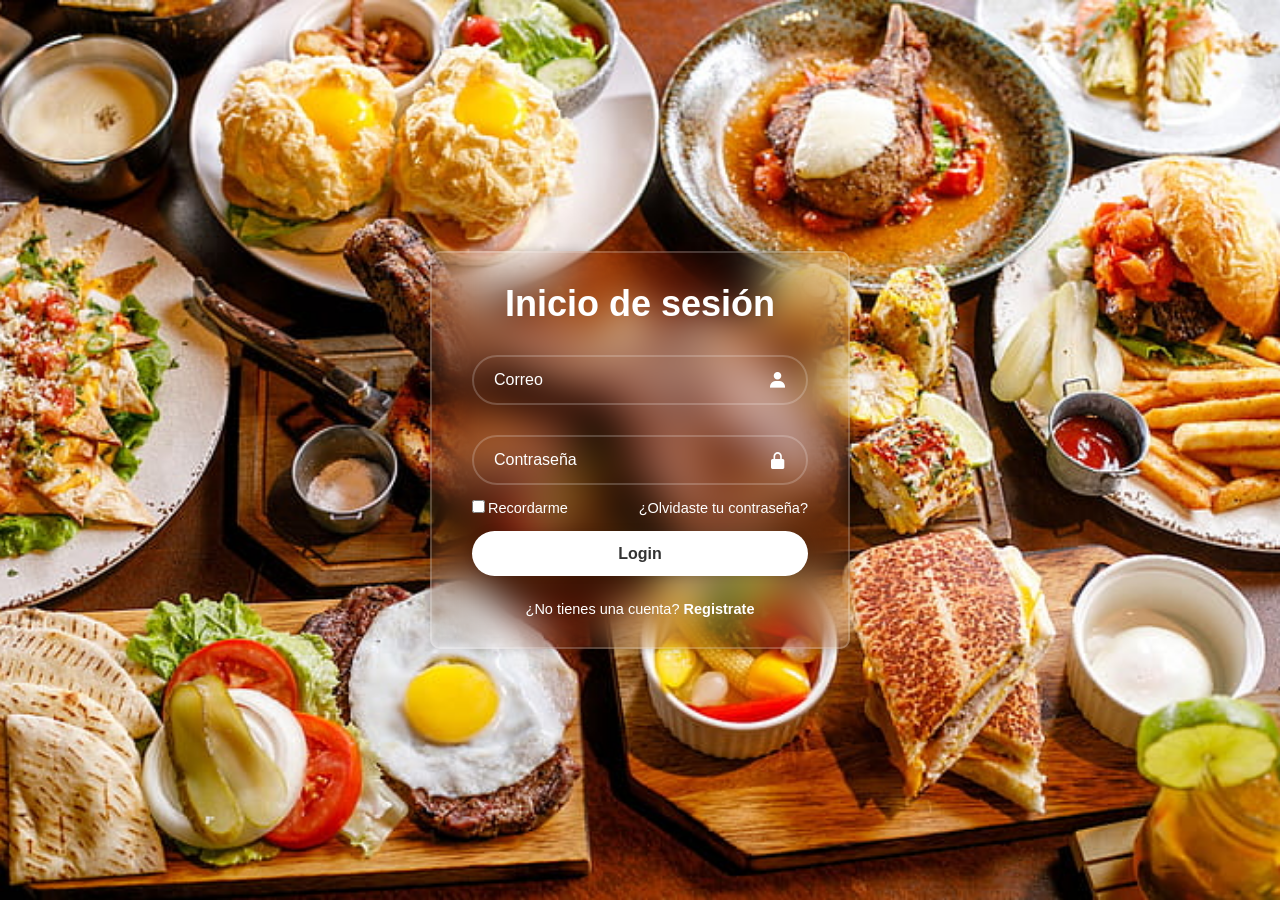
<file: index.html>
<!DOCTYPE html>
<html lang="en">

<head>
    <meta charset="UTF-8">
    <meta name="viewport" content="width=device-width, initial-scale=1.0">
    <title>Login</title>
    <link rel="stylesheet" href=" assets/css/style.css">
    <link href='https://unpkg.com/boxicons@2.1.4/css/boxicons.min.css' rel='stylesheet'>
</head>

<body>
    <div id="envoltura">
        <div class="envoltura">
            <form action="">
                <h1>Inicio de sesión</h1>
                <div class="input-box">
                    <input type="email" placeholder="Correo" id="correo"  required>
                    <i class='bx bxs-user'></i>
                </div>

                <div class="input-box">
                    <input type="password" placeholder="Contraseña" id="Contraseña"  required>
                    <i class='bx bxs-lock-alt'></i>
                </div>

                <div class="recordarme">
                    <label><input type="checkbox">Recordarme</label>
                    <a href="#">¿Olvidaste tu contraseña?</a>
                </div>

                <button  class="btn" type="button" onclick="ValidarFormulario()">Login </button>

                <div class="link-registro">
                    <p>¿No tienes una cuenta?
                        <a href="#">Registrate</a>
                    </p>
                </div>
                <div id="message"></div>
            </form>
        </div>
    </div>
<script src="assets/js/login.js"></script>
</body>

</html>
</file>
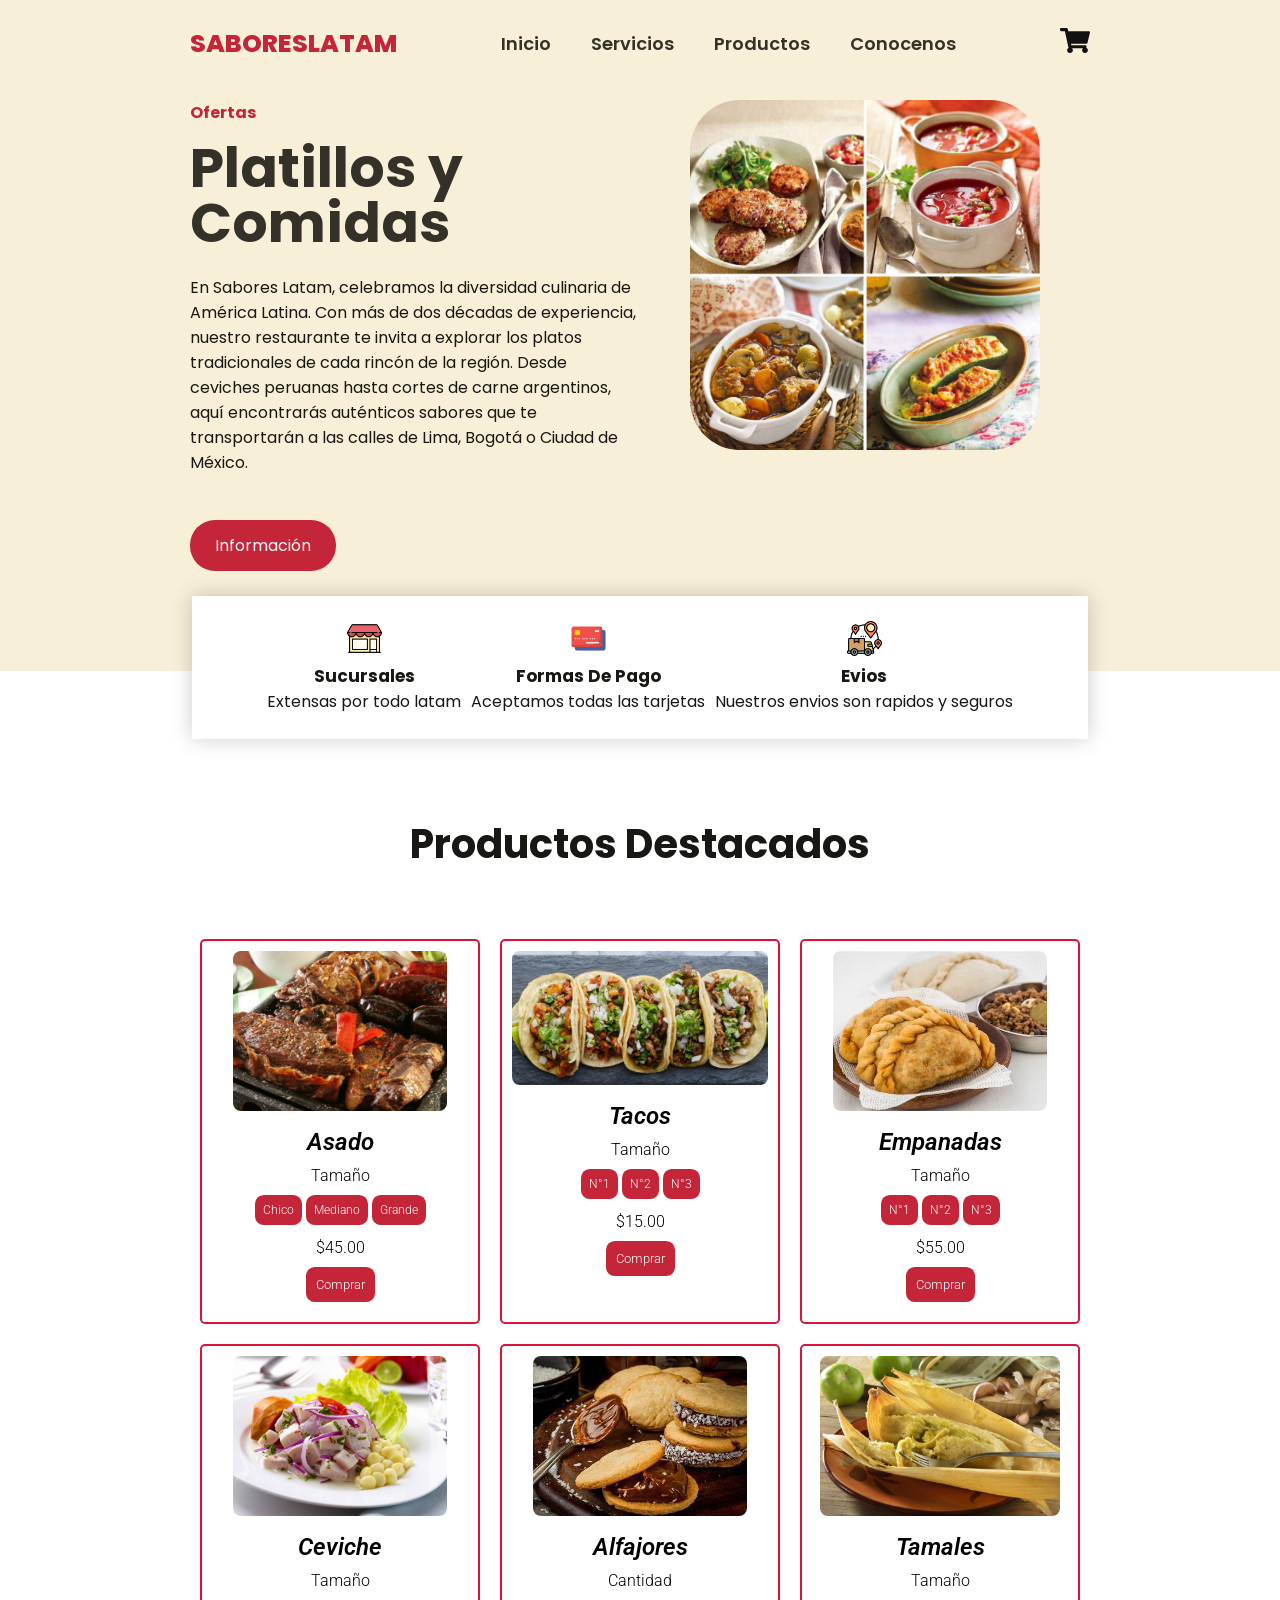
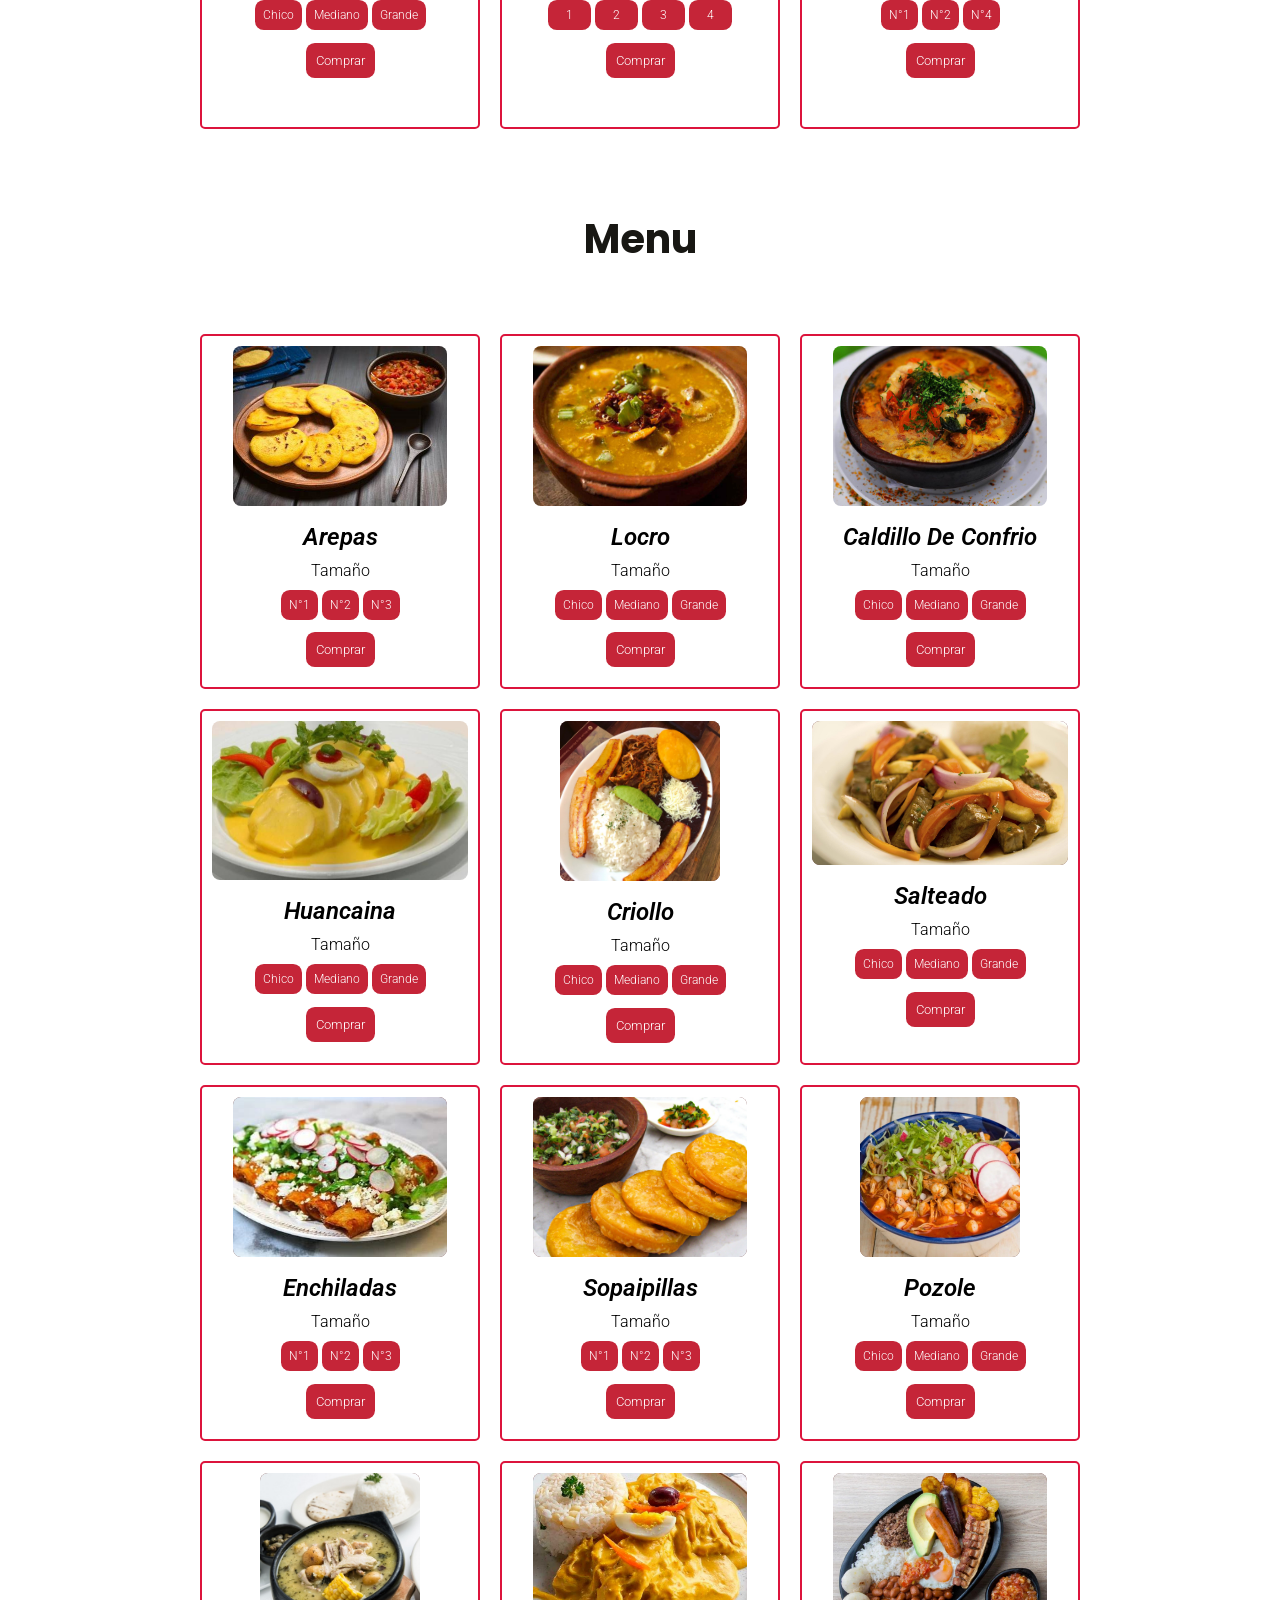
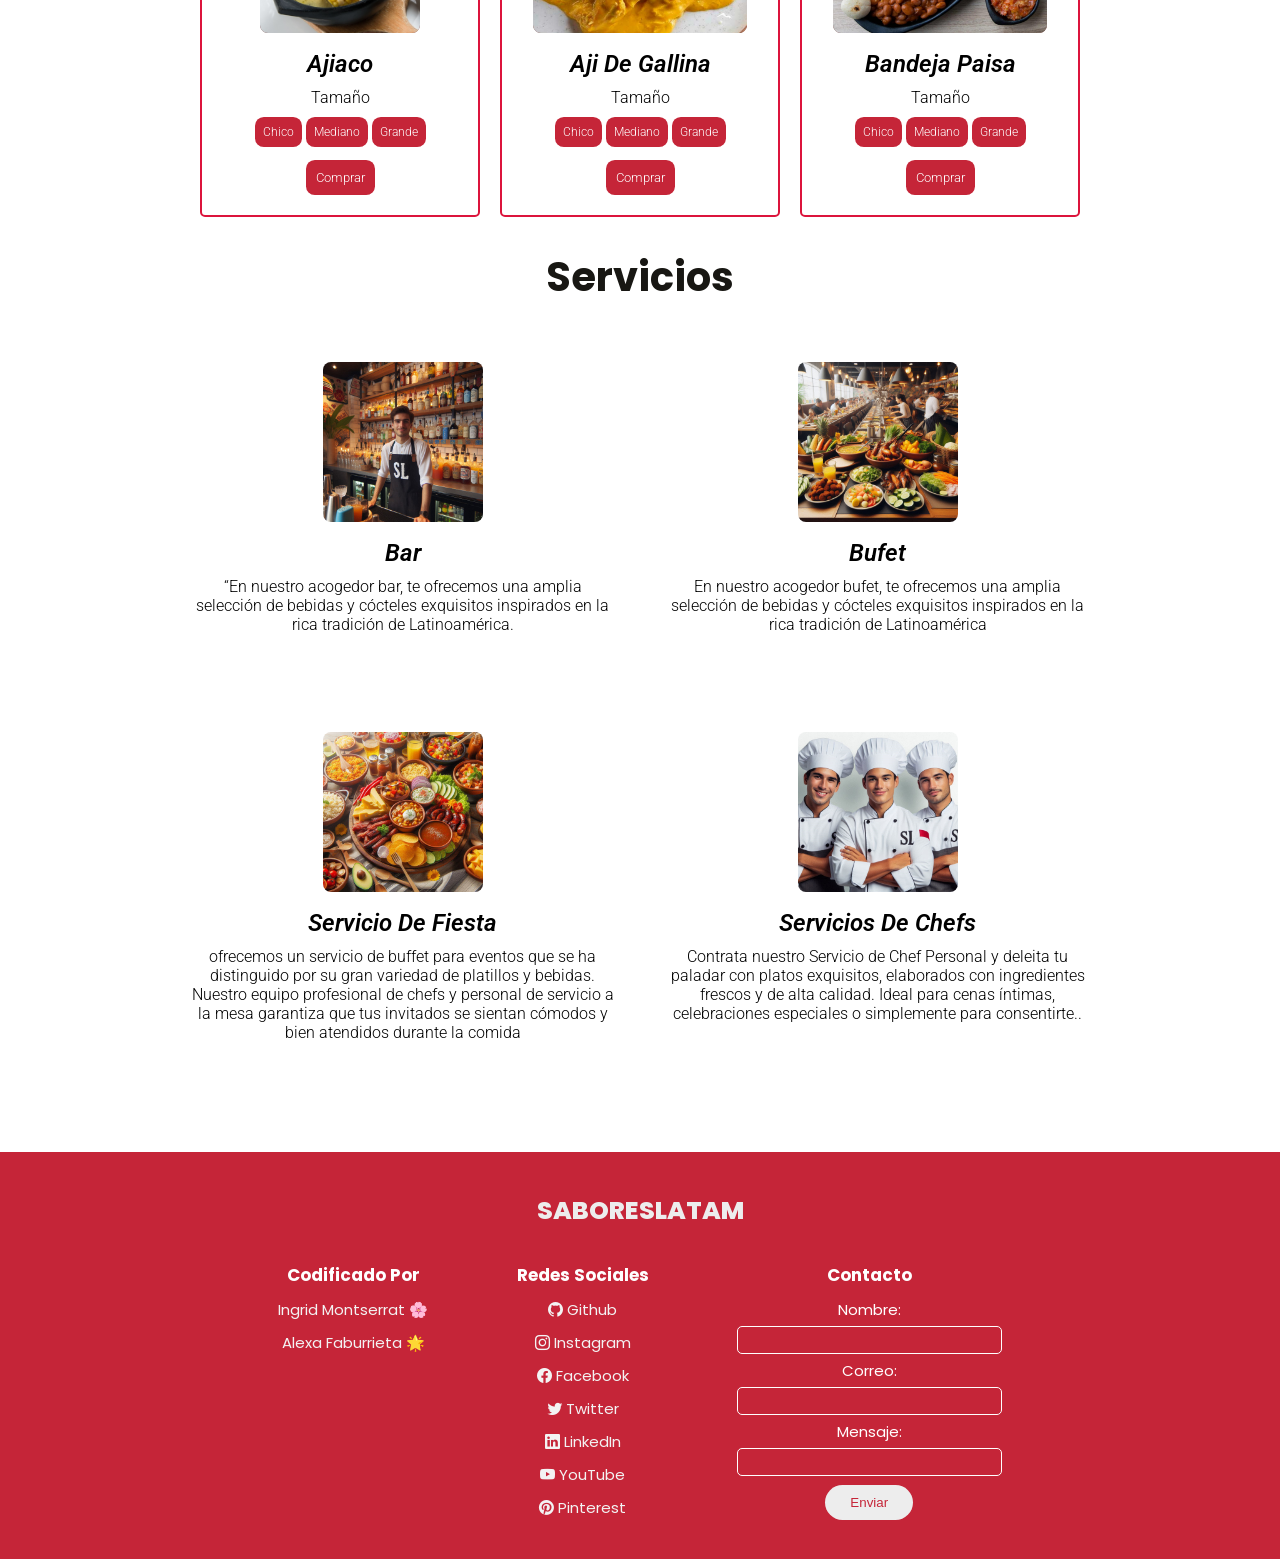
<file: assets/html/main.html>
<!DOCTYPE html>
<html lang="es">

<head>
    <meta charset="UTF-8">
    <meta name="viewport" content="width=device-width, initial-scale=1.0">
    <title>E-Commerce</title>
    <link rel="stylesheet" href="../css/style.css">
    
<!-- <link href="https://cdn.jsdelivr.net/npm/bootstrap@5.3.2/dist/css/bootstrap.min.css" rel="stylesheet" integrity="sha384-T3c6CoIi6uLrA9TneNEoa7RxnatzjcDSCmG1MXxSR1GAsXEV/Dwwykc2MPK8M2HN" crossorigin="anonymous"> -->
    <link rel="stylesheet" href="https://cdn.jsdelivr.net/npm/bootstrap-icons@1.11.3/font/bootstrap-icons.min.css">
    <link rel="preconnect" href="https://fonts.googleapis.com">
    <link rel="preconnect" href="https://fonts.gstatic.com" crossorigin>
    <link href="https://fonts.googleapis.com/css2?family=Roboto:ital,wght@0,300;1,500&display=swap" rel="stylesheet">
    <link href="https://fonts.googleapis.com/css2?family=Roboto:wght@700&display=swap" rel="stylesheet">
</head>

<body>
    <header class="header">
        <div class="menu container">
            <a href="#" class="logo">SaboresLatam</a>

            <input type="checkbox" id="menu">
            <label for="menu">
                <img src="../images/menu.webp" class="menu-icono" alt="Menu">
            </label>
            <nav class="navbar">
                <ul>
                    <li><a href="#home">Inicio</a></li>
                    <li><a href="#servicios">Servicios</a></li>
                    <li><a href="#products">Productos</a></li>
                    <li><a href="about.html">Conocenos</a></li>
                </ul>
            </nav>
            <div>
                <ul>
                    <li class="submenu">
                        <img src="../images/car.svg" id="img-cart" alt="Carrito">
                        <div id="cart">
                            <table id="list-cart">
                                <thead>
                                    <tr>
                                        <th>Producto</th>
                                        <th>Nombre</th>
                                        <th>Precio</th>
                                        <th></th>
                                    </tr>
                                </thead>
                                <tbody></tbody>
                            </table>
                            <a href="#" id="clear-cart" class="btn-1">Vaciar Carrito</a>
                        </div>
                    </li>
                </ul>
            </div>
        </div>

        <div class="header-content container">
            <div class="header-txt">
                <span>Ofertas</span>
                <h1>Platillos y Comidas</h1>
                <p>
                    En Sabores Latam, celebramos la diversidad culinaria de América Latina. Con más de dos décadas de
                    experiencia, nuestro restaurante te invita a explorar los platos tradicionales de cada rincón de la
                    región. Desde ceviches peruanas hasta cortes de carne argentinos, aquí encontrarás auténticos
                    sabores que te transportarán a las calles de Lima, Bogotá o Ciudad de México.
                </p>
                <a href="#" class="btn-2">Información</a>
            </div>
            <div class="header-img">
                <img src="../images/header-img.webp" alt="">
            </div>
        </div>
    </header>

    <section class="information container">
        <div class="information-content">
            <div class="info">
                <img src="../images/info1.webp" alt="">
                <h3>Sucursales</h3>
                <p>Extensas por todo latam</p>
            </div>

            <div class="info">
                <img src="../images/info2.webp" alt="">
                <h3>Formas de pago</h3>
                <p>Aceptamos todas las tarjetas</p>
            </div>

            <div class="info">
                <img src="../images/info3.webp" alt="">
                <h3>Evios</h3>
                <p>Nuestros envios son rapidos y seguros</p>
            </div>
        </div>
    </section>

    <main class="products container" id="products" >
        <h2>Productos destacados</h2>
        <div class="container-section">
            <div class="cards">
                <img class="img-cards "src="../images/comida/asado.webp" alt="">
                <h4>Asado</h4>
                <p>Tamaño</p>
                <ul class="ul-list">
                    <li class="item-list">
                        <button class="list-button">Chico</button>
                    </li>
                    <li class="item-list">
                        <button class="list-button">Mediano</button>
                    </li>
                    <li class="item-list">
                        <button class="list-button">Grande</button>
                    </li>
                  
                </ul>
                <p class="precio">$45.00</p>
                <button class="add-cart buy-button" type="submit" data-id="1">Comprar</button>
            </div>

            <div class="cards">
                <img class="img-cards "src="../images/comida/tacos.webp" alt="">
                <h4>Tacos</h4>
                <p>Tamaño</p>
                <ul class="ul-list">
                    <li class="item-list">
                        <button class="list-button">N°1</button>
                    </li>
                    <li class="item-list">
                        <button class="list-button">N°2</button>
                    </li>
                    <li class="item-list">
                        <button class="list-button">N°3</button>
                    </li>
                </ul>
                <p class="precio">$15.00</p>
                <button class="add-cart buy-button" type="submit" data-id="2">Comprar</button>
            </div>

            <div class="cards">
                <img class="img-cards "src="../images/comida/empanadas.webp" alt="">
                <h4>Empanadas</h4>
                <p>Tamaño</p>
                <ul class="ul-list">
                    <li class="item-list">
                        <button class="list-button">N°1</button>
                    </li>
                    <li class="item-list">
                        <button class="list-button">N°2</button>
                    </li>
                    <li class="item-list">
                        <button class="list-button">N°3</button>
                    </li>
                </ul>
                <p class="precio">$55.00</p>
                <button class="add-cart buy-button" type="submit" data-id="3">Comprar</button>
            </div>

            <div class="cards">
                <img class="img-cards "src="../images/comida/ceviche.webp" alt="">
                <h4>Ceviche</h4>
                <p>Tamaño</p>
                <ul class="ul-list">
                    <li class="item-list">
                        <button class="list-button">Chico</button>
                    </li>
                    <li class="item-list">
                        <button class="list-button">Mediano</button>
                    </li>
                    <li class="item-list">
                        <button class="list-button">Grande</button>
                    </li>
                   
                </ul>
                <button class="buy-button" type="submit">Comprar</button>

            </div>
            <div class="cards">
                <img class="img-cards "src="../images/comida/alfajores.webp" alt="">
                <h4>Alfajores</h4>
                <p>Cantidad</p>
                <ul class="ul-list">
                    <li class="item-list">
                        <button class="list-button special"><span>1</span></button>
                    </li>
                    <li class="item-list">
                        <button class="list-button special"><span>2</span></button>
                    </li>
                    <li class="item-list">
                        <button class="list-button special"><span>3</span></button>
                    </li>
                    <li class="item-list">
                        <button class="list-button special"><span>4</span></button>
                    </li>
                </ul>
                <button class="buy-button" type="submit">Comprar</button>
            </div>

            <div class="cards mobile-not">
                <img class="img-cards "src="../images/comida/tamales.webp" alt="">
                <h4>Tamales</h4>
                <p>Tamaño</p>
                <ul class="ul-list">
                    <li class="item-list">
                        <button class="list-button">N°1</button>
                    </li>
                    <li class="item-list">
                        <button class="list-button">N°2</button>
                    </li>
                    <li class="item-list">
                        <button class="list-button">N°4</button>
                    </li>
                </ul>
                <button class="buy-button" type="submit">Comprar</button>
            </div>
        </div>
        <br>
        <br>
        <h2>Menu</h2>

        <div class="cardsGrid">
            <div class="item">
                <img class="img-cards "src="../images/comida/arepas.webp" alt="">
                <h4>Arepas</h4>
                <p>Tamaño</p>
                <ul class="ul-list">
                    <li class="item-list">
                        <button class="list-button">N°1</button>
                    </li>
                    <li class="item-list">
                        <button class="list-button">N°2</button>
                    </li>
                    <li class="item-list">
                        <button class="list-button">N°3</button>
                    </li>
                </ul>
                <button class="buy-button" type="submit">Comprar</button>
            </div>

            <div class="item">
                <img class="img-cards "src="../images/comida/locro.webp" alt="">
                <h4>Locro</h4>
                <p>Tamaño</p>
                <ul class="ul-list">
                    <li class="item-list">
                        <button class="list-button">Chico</button>
                    </li>
                    <li class="item-list">
                        <button class="list-button">Mediano</button>
                    </li>
                    <li class="item-list">
                        <button class="list-button">Grande</button>
                    </li>
                </ul>
                <button class="buy-button" type="submit">Comprar</button>
            </div>

            <div class="item">
                <img class="img-cards "src="../images/comida/caldilllo-de-congrio.webp" alt="">
                <h4>caldillo de confrio</h4>
                <p>Tamaño</p>
                <ul class="ul-list">
                    <li class="item-list">
                        <button class="list-button">Chico</button>
                    </li>
                    <li class="item-list">
                        <button class="list-button">Mediano</button>
                    </li>
                    <li class="item-list">
                        <button class="list-button">Grande</button>
                    </li>
                </ul>
                <button class="buy-button" type="submit">Comprar</button>
            </div>
            <div class="item">
                <img class="img-cards "src="../images/comida/huancaina.webp" alt="">
                <h4>Huancaina</h4>
                <p>Tamaño</p>
                <ul class="ul-list">
                    <li class="item-list">
                        <button class="list-button">Chico</button>
                    </li>
                    <li class="item-list">
                        <button class="list-button">Mediano</button>
                    </li>
                    <li class="item-list">
                        <button class="list-button">Grande</button>
                    </li>
                </ul>
                <button class="buy-button" type="submit">Comprar</button>
            </div>

            <div class="item">
                <img class="img-cards "src="../images/comida/pabellón-criollo.webp" alt="">
                <h4>Criollo</h4>
                <p>Tamaño</p>
                <ul class="ul-list">
                    <li class="item-list">
                        <button class="list-button">Chico</button>
                    </li>
                    <li class="item-list">
                        <button class="list-button">Mediano</button>
                    </li>
                    <li class="item-list">
                        <button class="list-button">Grande</button>
                    </li>
                </ul>
                <button class="buy-button" type="submit">Comprar</button>
            </div>

            <div class="item">
                <img class="img-cards "src="../images/comida/lomo-salteado.webp" alt="">
                <h4>Salteado</h4>
                <p>Tamaño</p>
                <ul class="ul-list">
                    <li class="item-list">
                        <button class="list-button">Chico</button>
                    </li>
                    <li class="item-list">
                        <button class="list-button">Mediano</button>
                    </li>
                    <li class="item-list">
                        <button class="list-button">Grande</button>
                    </li>
                </ul>
                <button class="buy-button" type="submit">Comprar</button>
            </div>
            <div class="item">
                <img class="img-cards "src="../images/comida/enchiladas.webp" alt="">
                <h4>Enchiladas</h4>
                <p>Tamaño</p>
                <ul class="ul-list">
                    <li class="item-list">
                        <button class="list-button">N°1</button>
                    </li>
                    <li class="item-list">
                        <button class="list-button">N°2</button>
                    </li>
                    <li class="item-list">
                        <button class="list-button">N°3</button>
                    </li>
                </ul>
                <button class="buy-button" type="submit">Comprar</button>
            </div>
            <div class="item">
                <img class="img-cards "src="../images/comida/sopaipillas.webp" alt="">
                <h4>Sopaipillas</h4>
                <p>Tamaño</p>
                <ul class="ul-list">
                    <li class="item-list">
                        <button class="list-button">N°1</button>
                    </li>
                    <li class="item-list">
                        <button class="list-button">N°2</button>
                    </li>
                    <li class="item-list">
                        <button class="list-button">N°3</button>
                    </li>
                </ul>
                <button class="buy-button" type="submit">Comprar</button>
            </div>
            <div class="item">
                <img class="img-cards "src="../images/comida/pozole.webp" alt="">
                <h4>Pozole</h4>
                <p>Tamaño</p>
                <ul class="ul-list">
                    <li class="item-list">
                        <button class="list-button">Chico</button>
                    </li>
                    <li class="item-list">
                        <button class="list-button">Mediano</button>
                    </li>
                    <li class="item-list">
                        <button class="list-button">Grande</button>
                    </li>
                </ul>
                <button class="buy-button" type="submit">Comprar</button>
            </div>
            <div class="item">
                <img class="img-cards "src="../images/comida/Ajiaco.webp" alt="">
                <h4>Ajiaco</h4>
                <p>Tamaño</p>
                <ul class="ul-list">
                    <li class="item-list">
                        <button class="list-button">Chico</button>
                    </li>
                    <li class="item-list">
                        <button class="list-button">Mediano</button>
                    </li>
                    <li class="item-list">
                        <button class="list-button">Grande</button>
                    </li>
                </ul>
                <button class="buy-button" type="submit">Comprar</button>
            </div>
            <div class="item">
                <img class="img-cards "src="../images/comida/ají-de-gallina.webp" alt="">
                <h4>Aji de gallina</h4>
                <p>Tamaño</p>
                <ul class="ul-list">
                    <li class="item-list">
                        <button class="list-button">Chico</button>
                    </li>
                    <li class="item-list">
                        <button class="list-button">Mediano</button>
                    </li>
                    <li class="item-list">
                        <button class="list-button">Grande</button>
                    </li>
                </ul>
                <button class="buy-button" type="submit">Comprar</button>
            </div>
            <div class="item">
                <img class="img-cards "src="../images/comida/bandejapaisa.webp" alt="">
                <h4>Bandeja paisa</h4>
                <p>Tamaño</p>
                <ul class="ul-list">
                    <li class="item-list">
                        <button class="list-button">Chico</button>
                    </li>
                    <li class="item-list">
                        <button class="list-button">Mediano</button>
                    </li>
                    <li class="item-list">
                        <button class="list-button">Grande</button>
                    </li>
                </ul>
                <button class="buy-button" type="submit">Comprar</button>
            </div>
        </div>

        <h2 id="servicios">Servicios</h2>
        <div class="cardsGrid-2" 	>
            
            <div class="card" >
            <div  class="imgser">
                <img src="../images/bar.webp" alt="">
                <h4>Bar</h4>
                <p>“En nuestro acogedor bar, te ofrecemos una amplia selección de bebidas y cócteles exquisitos inspirados en la rica tradición de Latinoamérica.</p>
            </div>
            </div>
            
            <div class="card">
            <div class="imgser">
                <img src="../images/bufet.webp" alt="">
                <h4>Bufet</h4>
                <p>En nuestro acogedor bufet, te ofrecemos una amplia selección de bebidas y cócteles exquisitos inspirados en la rica tradición de Latinoamérica</p>
            </div>
            </div>
            
            <div class="card">
            <div class="imgser" >
                <img src="../images/servcomida.webp" alt="">
                <h4>Servicio de Fiesta</h4>
                <p>ofrecemos un servicio de buffet para eventos que se ha distinguido por su gran variedad de platillos y bebidas. Nuestro equipo profesional de chefs y personal de servicio a la mesa garantiza que tus invitados se sientan cómodos y bien atendidos durante la comida</p>
            </div>
            </div>
            
            <div  class="card">
            <div  class="imgser">
                <img src="../images/chefs.webp" alt="">
                <h4>Servicios de chefs</h4>
                <p>Contrata nuestro Servicio de Chef Personal y deleita tu paladar con platos exquisitos, elaborados con ingredientes frescos y de alta calidad. Ideal para cenas íntimas, celebraciones especiales o simplemente para consentirte..</p>
            </div>
            </div>
        </div>

    </main>

    <footer id="contact">                
        <a href="#" class="logofooter">SaboresLatam</a>
        <div class="footer-content container">
            <div class="footer-column">
                <h3>Codificado por</h3>
                <ul>
                   
                    <li><a href="#">Ingrid Montserrat 🌸</a></li>
                    <li><a href="#">Alexa Faburrieta 🌟</a></li>
                  
                </ul>
            </div>

            <div class="footer-column">
                <h3>Redes Sociales</h3>
                <ul>
                    <li><a href="#"><i class="bi bi-github"></i> Github</a></li>
                    <li><a href="#"><i class="bi bi-instagram"></i> Instagram</a></li>
                    <li><a href="#"><i class="bi bi-facebook"></i> Facebook</a></li>
                    <li><a href="#"><i class="bi bi-twitter"></i> Twitter</a></li>
                    <li><a href="#"><i class="bi bi-linkedin"></i> LinkedIn</a></li>
                    <li><a href="#"><i class="bi bi-youtube"></i> YouTube</a></li>
                    <li><a href="#"><i class="bi bi-pinterest"></i> Pinterest</a></li>
                </ul>
            </div>

            <div class="footer-column">
                <h3>Contacto</h3>
                <form>
                    <ul>
                        <li> <label for="nombre">Nombre:</label> <input type="text" id="name" name="name"> </li>
                        <li> <label for="correo">Correo:</label> <input type="email" id="email" name="email"> </li>
                        <li> <label for="mensaje">Mensaje:</label> <input type="text" id="message" name="message"> </li>
                        <li> <button type="submit">Enviar</button> </li>
                    </ul>
                </form>
            </div>
        </div>
    </footer>

    
<!-- <script src="https://cdn.jsdelivr.net/npm/bootstrap@5.3.2/dist/js/bootstrap.bundle.min.js" integrity="sha384-C6RzsynM9kWDrMNeT87bh95OGNyZPhcTNXj1NW7RuBCsyN/o0jlpcV8Qyq46cDfL" crossorigin="anonymous"></script> -->
<script src="../js/script.js"></script>
</body>

</html>
</file>
<file: assets/css/style.css>
@import url('https://fonts.googleapis.com/css2?family=Poppins:ital,wght@0,100;0,200;0,300;0,400;0,500;0,600;0,700;0,800;0,900;1,100;1,200;1,300;1,400;1,500;1,600;1,700;1,800;1,900&display=swap');
@import url("https://cdn.jsdelivr.net/npm/bootstrap-icons@1.11.3/font/bootstrap-icons.min.css");

:root {
    --primary-color: rgb(197, 37, 56);
    --box-width: 300px;
    --box-large: 370px;
    --color-white: #EDEDED;
    --color-black: #000000;
    --color-card: #ec1d1d;
    --color-gris: #353131;
    --border-radius: 0.5rem;
    --color-ejemplo-img: #00000044;
}

* {
    margin: 0;
    padding: 0;
    box-sizing: border-box;
    text-decoration: none;
    list-style: none;
}

html {
    scroll-behavior: smooth;
}

body {
    font-family: "Poppins", sans-serif;
}

/* Form */

#envoltura {
    display: flex;
    justify-content: center;
    align-items: center;
    min-height: 100vh;
    background: url('../images/background-login.webp') no-repeat;
    background-size: cover;
    background-position: center;
}

.envoltura {
    width: 420px;
    background: transparent;
    border: 2px solid rgba(255, 255, 255, .2);
    backdrop-filter: blur(20px);
    box-shadow: 0 0 10px rgba(0, 0, 0, .2);
    color: #fff;
    border-radius: 10px;
    padding: 30px 40px;
    font-family: 'Franklin Gothic Medium', 'Arial Narrow', Arial, sans-serif;
}

.envoltura h1 {
    font-size: 36px;
    text-align: center;
}

.envoltura .input-box {
    position: relative;
    width: 100%;
    height: 50px;
    margin: 30px 0;
}

.input-box input {
    width: 100%;
    height: 100%;
    background: transparent;
    border: none;
    outline: none;
    border: 2px solid rgba(255, 255, 255, .2);
    border-radius: 40px;
    font-size: 16px;
    color: #fff;
    padding: 20px 45px 20px 20px;
}

.input-box input::placeholder {

    color: #fff;

}

.input-box i {
    position: absolute;
    right: 20px;
    top: 25px;
    transform: translateY(-50%);
    font-size: 20px;

}

.envoltura .recordarme {
    display: flex;
    justify-content: space-between;
    font-size: 14.5px;
    margin: -15px 0 15px;
}

.recordarme label input {
    accent-color: #fff;
    margin-right: 3px;
}

.recordarme a {
    color: #fff;
    text-decoration: none;
}

.recordarme a:hover {
    text-decoration: underline;
}

.envoltura .btn {
    padding: 12px;
    display: block;
    width: 100%;
    height: 45px;
    background: #fff;
    border: none;
    outline: none;
    border-radius: 40px;
    box-shadow: 0 0 10px rgba(0, 0, 0, .1);
    cursor: pointer;
    font-size: 16px;
    color: #333;
    font-weight: 600;
    text-decoration: none;
    text-align: center;
}

.envoltura .link-registro {
    font-size: 14.5px;
    text-align: center;
    margin: 25px 0 0 0;
}

    div .cards{ 
        border: 2px solid crimson;
        margin:10px;
        padding:10px;
        border-radius: 5px ;
}.link-registro p a {
    color: #fff;
    text-decoration: none;
    font-weight: 600;
}

.link-registro p a:hover {
    text-decoration: underline;
}

/* Home */

img {
    max-width: 100%;
}

.container {
    max-width: 1200px;
    margin: 0 auto;
}

.header {
    background-color: #F7EFD8;
    display: flex;
    align-items: center;
    min-height: 70vh;
    padding: 100px 0;
}

.menu {
    position: absolute;
    top: 0;
    left: 0;
    right: 0;
    display: flex;
    align-items: center;
    justify-content: space-between;
    padding: 10px 0;
}

.logo {
    color: var(--primary-color);
    font-size: 25px;
    font-weight: 800;
    text-transform: uppercase;
}
a.logofooter{
    color: var(--color-white);
    display: flex;
    justify-content: center;
    font-size: 25px;
    font-weight: 800;
    text-transform: uppercase;
    margin: 0 0 2rem 0;
}
a.logofooter:hover{
    transform: none !important;

}
.menu .navbar ul li {
    position: relative;
    float: left;
    transition: all 0.3s ease;
}

.menu .navbar ul li a {
    font-size: 18px;
    padding: 20px;
    color: #333128;
    display: block;
    font-weight: 600;
}

#menu {
    display: none;
}

.menu-icono {
    width: 25px;
}

.menu label {
    cursor: pointer;
    display: none;
}

.submenu {
    position: relative;
}

.submenu #cart {
    display: none;
    opacity: 0;
}

.submenu:hover #cart {
    display: block;
    position: absolute;
    right: 0;
    backdrop-filter: blur(10px);
    top: 100%;
    z-index: 1;
    background-color: #4E4B5076;
    padding: 20px;
    min-width: 400px;
    animation: fadeIn 0.3s ease forwards;
}

@keyframes fadeIn {
    0% {
        opacity: 0;
        transform: translateY(-20px);
    }

    100% {
        opacity: 1;
        transform: translateY(0);
    }
}

table {
    width: 100%;
    text-align: center;
}

th,
td {
    color: #FFFFFF;
}

a,
button {
    transition: all 0.3s ease;
    
}

a:hover,
button:hover {
    transform: scale(1.1);
}



.btn-1 {
    display: inline-block;
    margin-top: 15px;
    padding: 7px 25px;
    border-radius: 5px;
    color: #FFFFFF;
    background-color: var(--primary-color);
}

.header-content {
    display: flex;
}

.header-txt {
    flex-basis: 50%;
}

.header-txt span {
    font-size: 16px;
    color: var(--primary-color);
    font-weight: 700;
    margin-bottom: 15px;
    display: block;
}

.header-txt h1 {
    font-size: 55px;
    line-height: 1;
    color: #333128;
    margin-bottom: 25px;
}

.header p,
.information p {
    font-size: 16px;
    color: #181713;
    margin-bottom: 45px;
}

.btn-2 {
    display: inline-block;
    padding: 13px 25px;
    color: #FFFFFF;
    border-radius: 25px;
    background-color: var(--primary-color);
    text-transform: capitalize;
}

.header-img {
    flex-basis: 50%;
    text-align: center;
}

.header-img img {
    width: 350px;
    border-radius: 50px;
    animation: bounce 2s infinite;
}

@keyframes bounce {
    50% {
        transform: translate(0, 8px);
    }
}

.information {
    width: 70%;
    box-shadow: 0 0 20px rgba(0, 0, 0, 0.2);
    padding: 25px 75px;
    margin-top: -75px;
    margin-bottom: 75px;
    background-color: #FFFFFF;
}

.information-content {
    text-align: center;
    display: flex;
    justify-content: space-between;
}

.info img {
    width: 35px;
}

h3 {
    font-size: 17px;
    color: #181713;
    text-transform: capitalize;
}

.info p {
    margin-bottom: 0;
}

/* Products */

.products {
    padding: 0 0 100px 0;
    text-align: center;
    scroll-margin-top: 55px;
    
}

.products h2 {
    font-size: 40px;
    color: #181713;
    text-transform: capitalize;
    margin: 20px 0 55px 0;
}


.cards.cardsGrid {
    padding: 1rem;
    display: flex;
    flex-direction: column;
    height: var(--box-large);
    width: var(--box-width);
    border-radius: var(--border-radius);
    transition: all 0.3s ease;
    
}
.item{
    border: 2px solid crimson;
    margin: 10px;
    padding: 10px;
    border-radius: 5px ;
}

.cards.cards.cardsGrid:hover {
    box-shadow: 2px 19px 24px -5px rgba(0, 0, 0, 0.83);
    -webkit-box-shadow: 2px 19px 24px -5px rgba(0, 0, 0, 0.83);
    -moz-box-shadow: 2px 19px 24px -5px rgba(0, 0, 0, 0.83);
}

.products img {
    cursor: pointer;
    background-color: #764545;
    max-height: 10rem;
    width: auto;
    border-radius: var(--border-radius);
}

.products h1 {
    display: flex;
    font-size: 3rem;
    justify-content: center;
    font-family: "Roboto", sans-serif;
    font-weight: 700;
    font-style: normal;
}

.products h4 {
    margin: 10px 0;
    overflow: clip;
    width: 100%;
    font-family: "Roboto", sans-serif;
    font-weight: 500;
    font-style: italic;
    font-size: 1.5rem;
    font-weight: 600;
    color: var(--light);
    text-transform: capitalize;
    text-wrap: nowrap;
    text-overflow: ellipsis;
}

.products p,
.products button {
    font-family: "Roboto", sans-serif;
    font-weight: 300;
    font-style: normal;
    margin: 0 0 10px 0;
    
}

.ul-list {
    display: flex;
    justify-content: center;
    padding: 0;
    gap: 0.25rem;
    margin-top: 0.25rem;
    margin-bottom: 0.80rem;
}

.ul-list,
.item-list {
    list-style: none;
}

.item-list .list-button {
    cursor: pointer;
    padding: 0.5rem;
    font-size: 0.75rem;
    color: var(--color-black);
    border: var(--color-gris);
    border-radius: 0.55rem;
    transition: all 0.3s ease;
    margin: 0;
    background-color: rgb(197, 37, 56);
    color: #ffff;
}

.list-button:hover {
    transform: scale(1.1);
}

.list-button:focus {
    background-color: var(--color-ejemplo-img);
    border: 2px solid var(--color-black);
    box-shadow: inset 0px 1px 4px var(--color-black);
}

.special span {
    margin: 0 10px;
}

.buy-button {
    background-color: var(--primary-color);
    color: #ffff;
    border: 0;
    border-radius: 0.55rem;
    padding: 10px;
}

.buy-button:hover {
    background-color: rgb(155, 20, 36);
}

footer {
    padding: 40px 0;
    background-color: var(--primary-color);
}

.footer-content {
    display: flex;
    justify-content: space-evenly;
    margin-bottom: -10px;
}

.footer-column h3 {
    text-align: center;
    color: #FFFFFF;
    font-size: 17px;
    margin-bottom: 10px;
}

.footer-column a {
    color: #F3F3F3;
    font-size: 15px;
    display: block;
    text-align: center;
    margin-bottom: 10px;
}

.footer-column a:hover {
    color: #FFFFFF;
}

.footer-column form {
    margin-top: 10px;
    text-align: center;
}

.footer-column label {
    font-size: 15px;
    display: block;
    color: #FFFFFF;
    margin: 5px 0px;
}

.footer-column input[type="text"],
.footer-column input[type="email"] {
    font-family: "Poppins", sans-serif;
    width: 100%;
    padding: 3px;
    border-radius: 5px;
    border: 1px solid #FFFFFF;
    background-color: transparent;
    color: #FFFFFF;
    outline: none;
}

.footer-column button[type="submit"] {
    margin-top: 9px;
    display: inline-block;
    padding: 10px 25px;
    color: var(--primary-color);
    border-radius: 25px;
    background-color: var(--color-white);
    border: none;
    text-transform: capitalize;
    cursor: pointer;
}

@media (max-width: 1280px) {
    .container {
        max-width: 900px;
    }
}

@media (max-width: 991px) {
    .menu {
        padding: 30px;
    }

    .menu label {
        display: initial;
    }

    .menu .navbar {
        position: absolute;
        top: 100%;
        left: 0;
        right: 0;
        background-color: #303030;
        display: none;
    }

    .menu .navbar ul li {
        width: 100%;
    }

    .menu .navbar ul li a {
        color: #FFFFFF;
    }

    .menu .navbar ul li a:hover {
        transform: translateX(15px);
    }

    .logo {
        display: none;
    }

    #menu:checked~.navbar {
        display: initial;
        animation: fadeOut 1s ease;
    }

    @keyframes fadeOut {
        from {
            opacity: 0;
        }

        to {
            opacity: 1;
        }
    }

    .submenu:hover #cart {
        min-width: 300px;
    }

    .header {
        min-height: 0vh;
        padding: 100px 30px;
    }

    .header-content {
        flex-direction: column;
        text-align: center;
        margin-bottom: -40px;
    }

    .header-img {
        margin-top: 45px;
    }

    .header-img img {
        width: 300px;
    }

    .information {
        display: none;
    }

    .cardsGrid , .container-section{
        display: grid;
        grid-template-columns: repeat(2, 1fr) !important;
        grid-template-rows: repeat(2, 1fr);
    }

    footer {
        padding: 30px;
    }

    .footer-content {
        flex-direction: column;
        text-align: center;
    }

    .footer-column {
        margin-bottom: 15px;
    }

    .footer-column input[type="text"],
    .footer-column input[type="email"] {
        width: 70%;
    }

    .img-cards{
        width: 170px;
        height: 90px;
    }

    .cardsGrid-2{
            grid-template-columns: repeat(1, 1fr) !important;

    }


}

.cardsGrid, .container-section{
    display: grid;
    grid-template-columns: repeat(3, 1fr);
    grid-template-rows: repeat(2, 1fr);
}

.cardsGrid-2{
    display: grid;
    grid-template-columns: repeat(2, 1fr);
    grid-template-rows: repeat(2, 1fr);
    gap:50px;
}
</file>
